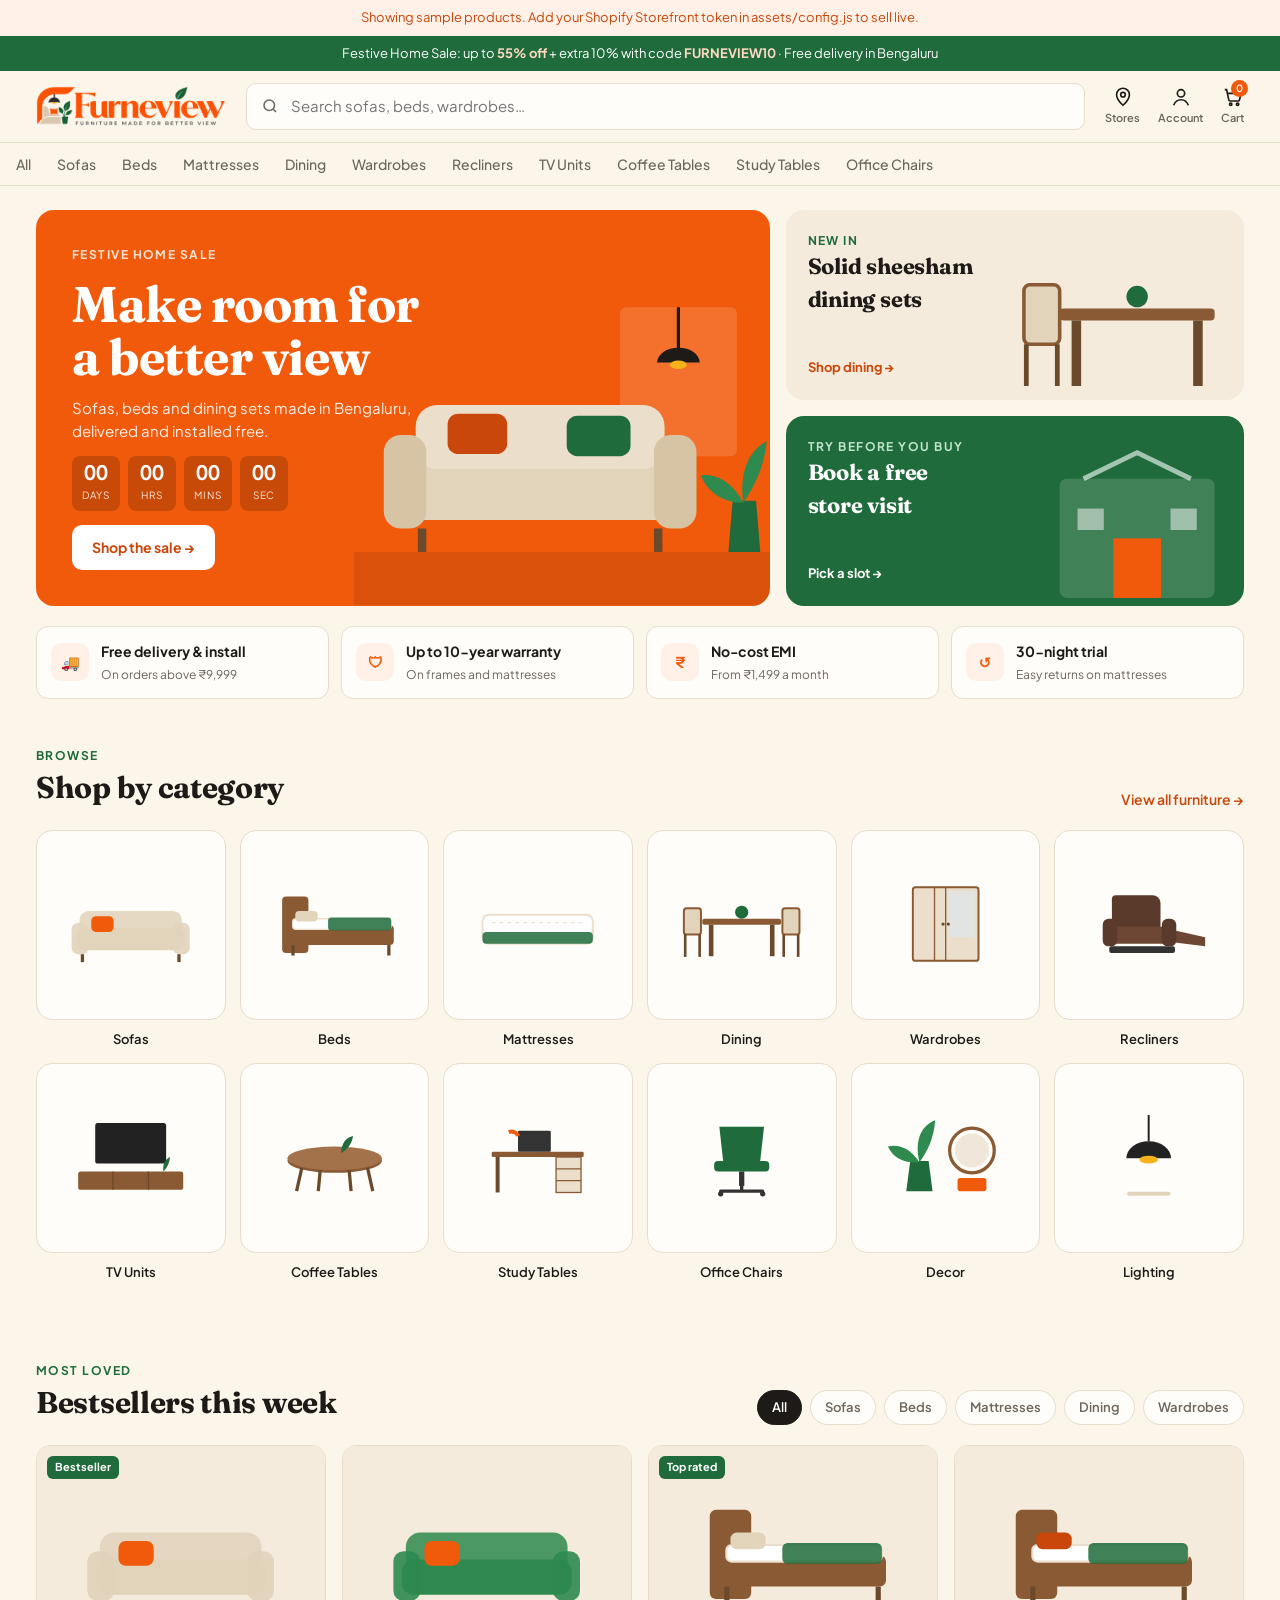
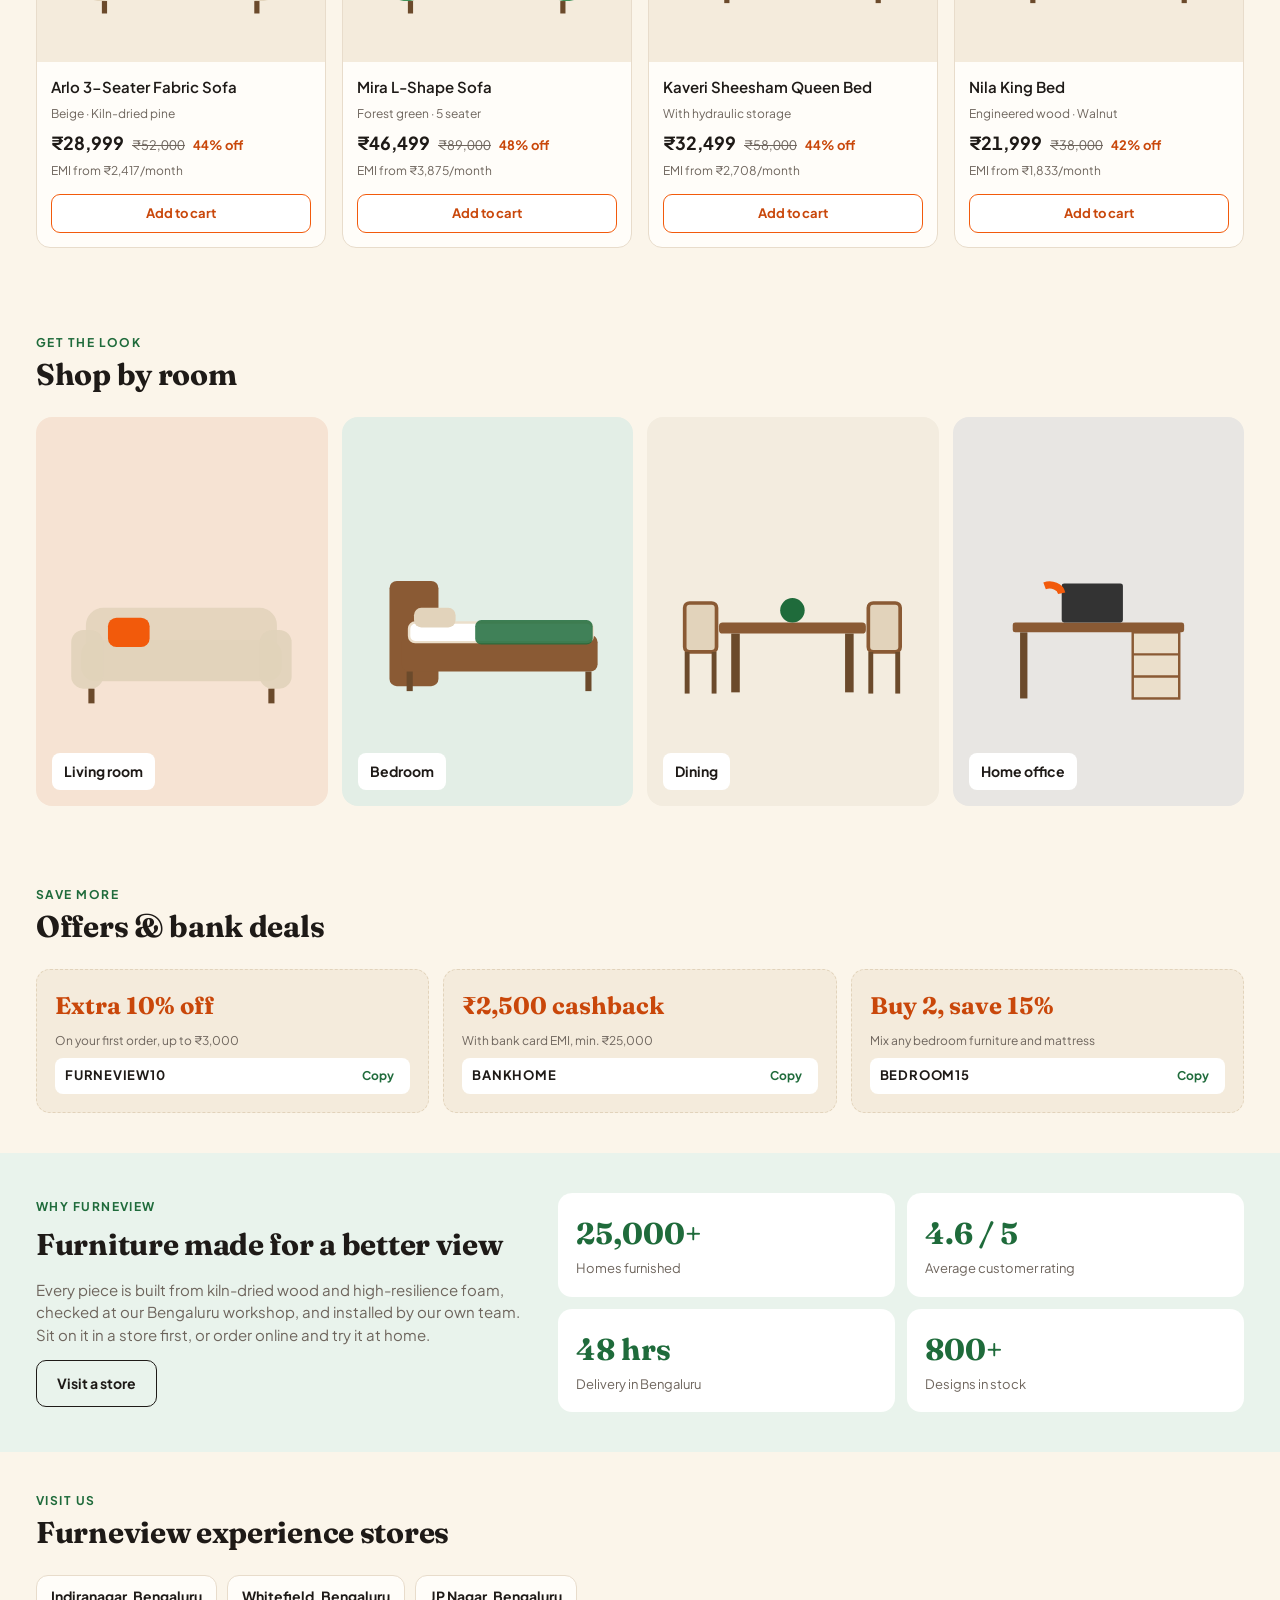
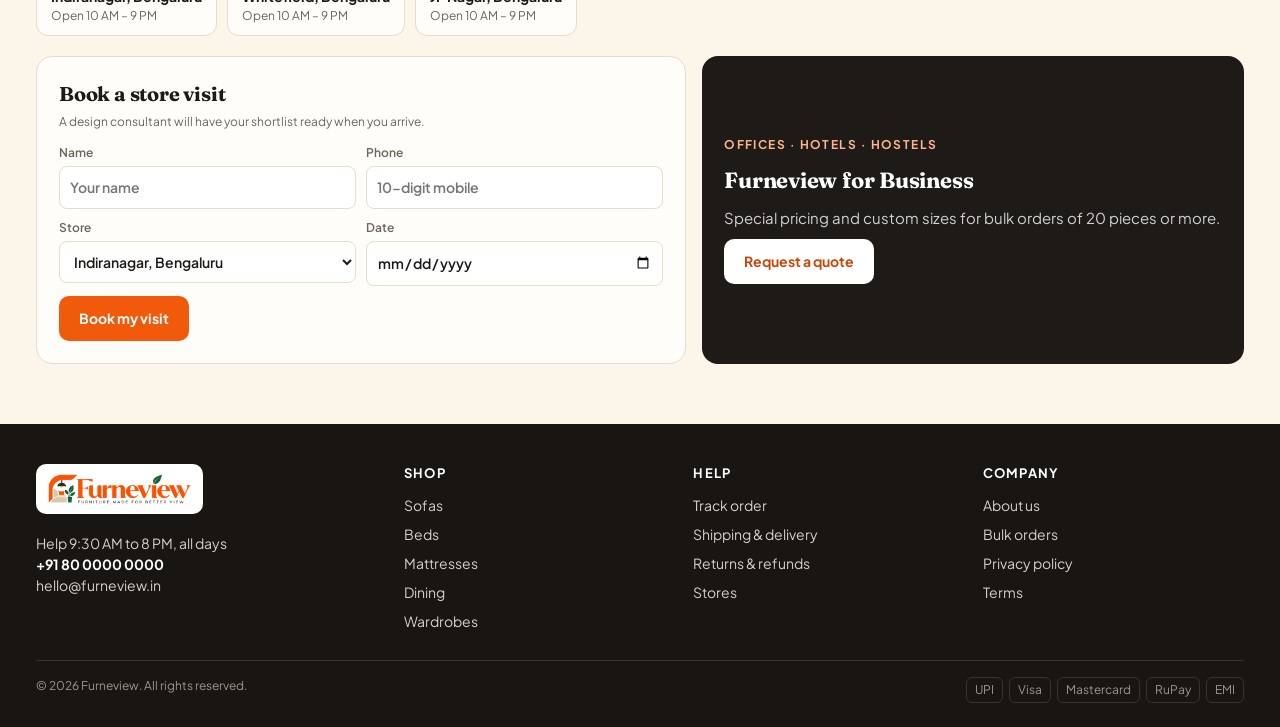
<file: index.html>
<!doctype html>
<html lang="en">
<head>
<title>Furneview · Furniture made for better view</title>
<meta name="description" content="Sofas, beds, dining sets and wardrobes delivered and installed free in Bengaluru. Shop online or visit a Furneview store.">
<meta charset="utf-8">
<meta name="viewport" content="width=device-width, initial-scale=1, viewport-fit=cover">
<link rel="icon" href="assets/logo.png">
<link rel="preconnect" href="https://fonts.googleapis.com"><link rel="preconnect" href="https://fonts.gstatic.com" crossorigin>
<link rel="stylesheet" href="https://fonts.googleapis.com/css2?family=Fraunces:opsz,wght@9..144,600;9..144,700&family=Plus+Jakarta+Sans:wght@400;500;600;700&display=swap">
<link rel="stylesheet" href="assets/style.css">
</head>
<body data-page="home">
<main>
<section class="hero"><div class="wrap">
  <div class="hero-grid">
    <div class="banner">
      <div class="txt">
        <span class="eyebrow">Festive Home Sale</span>
        <h1>Make room for a better view</h1>
        <p>Sofas, beds and dining sets made in Bengaluru, delivered and installed free.</p>
        <div class="clock" id="clock" aria-label="Sale ends in"></div>
        <a class="btn btn-light" href="#best">Shop the sale →</a>
      </div>
      <svg class="art" viewBox="0 0 400 300" aria-hidden="true">
        <rect x="250" y="20" width="110" height="140" rx="6" fill="#fff" opacity=".14"/>
        <path d="M305 20v40" stroke="#1E1A17" stroke-width="3"/><path d="M285 72a20 14 0 0 1 40 0z" fill="#1E1A17"/><ellipse cx="305" cy="74" rx="8" ry="4" fill="#F6B21A"/>
        <rect x="40" y="150" width="270" height="70" rx="22" fill="#E2D3BB"/><rect x="58" y="112" width="234" height="60" rx="20" fill="#EBDFCB"/>
        <rect x="28" y="140" width="40" height="88" rx="16" fill="#D7C4A5"/><rect x="282" y="140" width="40" height="88" rx="16" fill="#D7C4A5"/>
        <rect x="88" y="120" width="56" height="38" rx="10" fill="#C9470A"/><rect x="200" y="122" width="60" height="38" rx="10" fill="#1F6B3B"/>
        <rect x="60" y="228" width="8" height="22" fill="#6b4a2b"/><rect x="282" y="228" width="8" height="22" fill="#6b4a2b"/>
        <path d="M352 250h30l-4-48h-22z" fill="#1F6B3B"/><path d="M366 204c-4-30 6-50 22-58-2 22-10 40-22 58zm0 0c-10-20-26-28-40-26 6 16 22 26 40 26z" fill="#2E8A4E"/>
        <rect x="0" y="250" width="400" height="50" fill="#000" opacity=".1"/>
      </svg>
    </div>
    <div class="side">
      <a class="mini" href="shop.html?c=dining">
        <div><span class="eyebrow">New in</span><h3>Solid sheesham dining sets</h3></div>
        <span class="lnk">Shop dining →</span>
        <svg class="art" viewBox="0 0 200 140" aria-hidden="true"><rect x="40" y="60" width="130" height="10" rx="3" fill="#8A5A34"/><rect x="50" y="70" width="8" height="55" fill="#6b4a2b"/><rect x="152" y="70" width="8" height="55" fill="#6b4a2b"/><rect x="10" y="40" width="30" height="50" rx="5" fill="#E2D3BB" stroke="#8A5A34" stroke-width="3"/><rect x="10" y="90" width="4" height="35" fill="#6b4a2b"/><rect x="36" y="90" width="4" height="35" fill="#6b4a2b"/><circle cx="105" cy="50" r="9" fill="#1F6B3B"/></svg>
      </a>
      <a class="mini leaf" href="#visit">
        <div><span class="eyebrow">Try before you buy</span><h3>Book a free store visit</h3></div>
        <span class="lnk">Pick a slot →</span>
        <svg class="art" viewBox="0 0 200 140" aria-hidden="true"><rect x="40" y="30" width="130" height="100" rx="6" fill="#fff" opacity=".15"/><path d="M60 30l45-22 45 22" stroke="#fff" stroke-width="4" fill="none" opacity=".6"/><rect x="85" y="80" width="40" height="50" fill="#F25A0B"/><rect x="55" y="55" width="22" height="18" fill="#fff" opacity=".5"/><rect x="133" y="55" width="22" height="18" fill="#fff" opacity=".5"/></svg>
      </a>
    </div>
  </div>
  <div class="usps">
    <div class="usp"><span class="ic">🚚</span><div><b>Free delivery &amp; install</b><small>On orders above ₹9,999</small></div></div>
    <div class="usp"><span class="ic">🛡</span><div><b>Up to 10-year warranty</b><small>On frames and mattresses</small></div></div>
    <div class="usp"><span class="ic">₹</span><div><b>No-cost EMI</b><small>From ₹1,499 a month</small></div></div>
    <div class="usp"><span class="ic">↺</span><div><b>30-night trial</b><small>Easy returns on mattresses</small></div></div>
  </div>
</div></section>

<section><div class="wrap">
  <div class="sec-head"><div><span class="eyebrow">Browse</span><h2>Shop by category</h2></div><a href="shop.html">View all furniture →</a></div>
  <div class="cats" id="cats"></div>
</div></section>

<section id="best"><div class="wrap">
  <div class="sec-head"><div><span class="eyebrow">Most loved</span><h2>Bestsellers this week</h2></div><div class="tabs" id="tabs"></div></div>
  <div class="scroller" id="products"></div>
</div></section>

<section><div class="wrap">
  <div class="sec-head"><div><span class="eyebrow">Get the look</span><h2>Shop by room</h2></div></div>
  <div class="rooms" id="roomgrid"></div>
</div></section>

<section><div class="wrap">
  <div class="sec-head"><div><span class="eyebrow">Save more</span><h2>Offers &amp; bank deals</h2></div></div>
  <div class="offers" id="offers"></div>
</div></section>

<section class="why" id="why"><div class="wrap why-grid">
  <div>
    <span class="eyebrow">Why Furneview</span>
    <h2 style="margin-top:6px">Furniture made for a better view</h2>
    <p>Every piece is built from kiln-dried wood and high-resilience foam, checked at our Bengaluru workshop, and installed by our own team. Sit on it in a store first, or order online and try it at home.</p>
    <a class="btn btn-ghost" href="#stores">Visit a store</a>
  </div>
  <div class="stats">
    <div class="stat"><b>25,000+</b><span>Homes furnished</span></div>
    <div class="stat"><b>4.6 / 5</b><span>Average customer rating</span></div>
    <div class="stat"><b>48 hrs</b><span>Delivery in Bengaluru</span></div>
    <div class="stat"><b>800+</b><span>Designs in stock</span></div>
  </div>
</div></section>

<section id="stores"><div class="wrap">
  <div class="sec-head"><div><span class="eyebrow">Visit us</span><h2>Furneview experience stores</h2></div></div>
  <div class="cities" id="cities"></div>
  <div class="visit" id="visit">
    <div class="box">
      <h3 style="font-size:20px">Book a store visit</h3>
      <span class="meta">A design consultant will have your shortlist ready when you arrive.</span>
      <form class="vf" id="vform">
        <label for="vname">Name<input id="vname" required placeholder="Your name" autocomplete="name"></label>
        <label for="vphone">Phone<input id="vphone" required inputmode="tel" placeholder="10-digit mobile" autocomplete="tel"></label>
        <label for="vstore">Store<select id="vstore"></select></label>
        <label for="vdate">Date<input id="vdate" type="date"></label>
        <div class="full"><button class="btn btn-orange" type="submit">Book my visit</button> <span class="ok" id="vok" hidden></span></div>
      </form>
    </div>
    <div class="bulk">
      <span class="eyebrow">Offices · Hotels · Hostels</span>
      <h3 style="font-size:22px">Furneview for Business</h3>
      <p>Special pricing and custom sizes for bulk orders of 20 pieces or more.</p>
      <a class="btn btn-light" href="#visit">Request a quote</a>
    </div>
  </div>
</div></section>
</main>
<script src="assets/config.js"></script>
<script src="assets/app.js"></script>
</body>
</html>
</file>
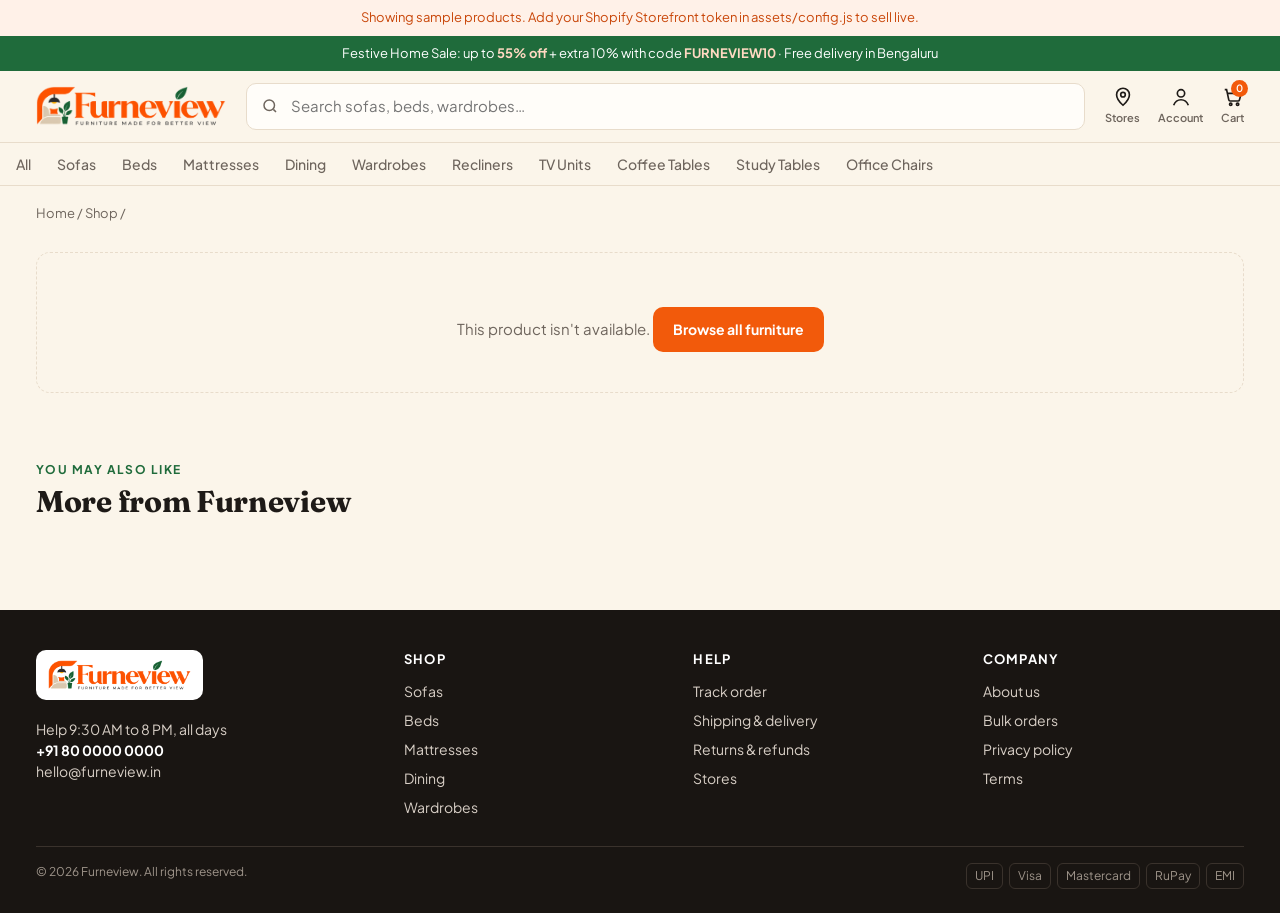
<file: product.html>
<!doctype html>
<html lang="en">
<head>
<title>Product · Furneview</title>
<meta charset="utf-8">
<meta name="viewport" content="width=device-width, initial-scale=1, viewport-fit=cover">
<link rel="icon" href="assets/logo.png">
<link rel="preconnect" href="https://fonts.googleapis.com"><link rel="preconnect" href="https://fonts.gstatic.com" crossorigin>
<link rel="stylesheet" href="https://fonts.googleapis.com/css2?family=Fraunces:opsz,wght@9..144,600;9..144,700&family=Plus+Jakarta+Sans:wght@400;500;600;700&display=swap">
<link rel="stylesheet" href="assets/style.css">
</head>
<body data-page="product">
<main>
  <div class="wrap crumbs"><a href="index.html">Home</a> / <a href="shop.html">Shop</a> / <span id="crumb"></span></div>
  <div class="wrap pdp" id="pdp"><div class="skel" style="aspect-ratio:1"></div><div class="skel"></div></div>
  <section><div class="wrap"><div class="sec-head"><div><span class="eyebrow">You may also like</span><h2>More from Furneview</h2></div></div><div class="scroller" id="related"></div></div></section>
</main>
<script src="assets/config.js"></script>
<script src="assets/app.js"></script>
</body>
</html>
</file>
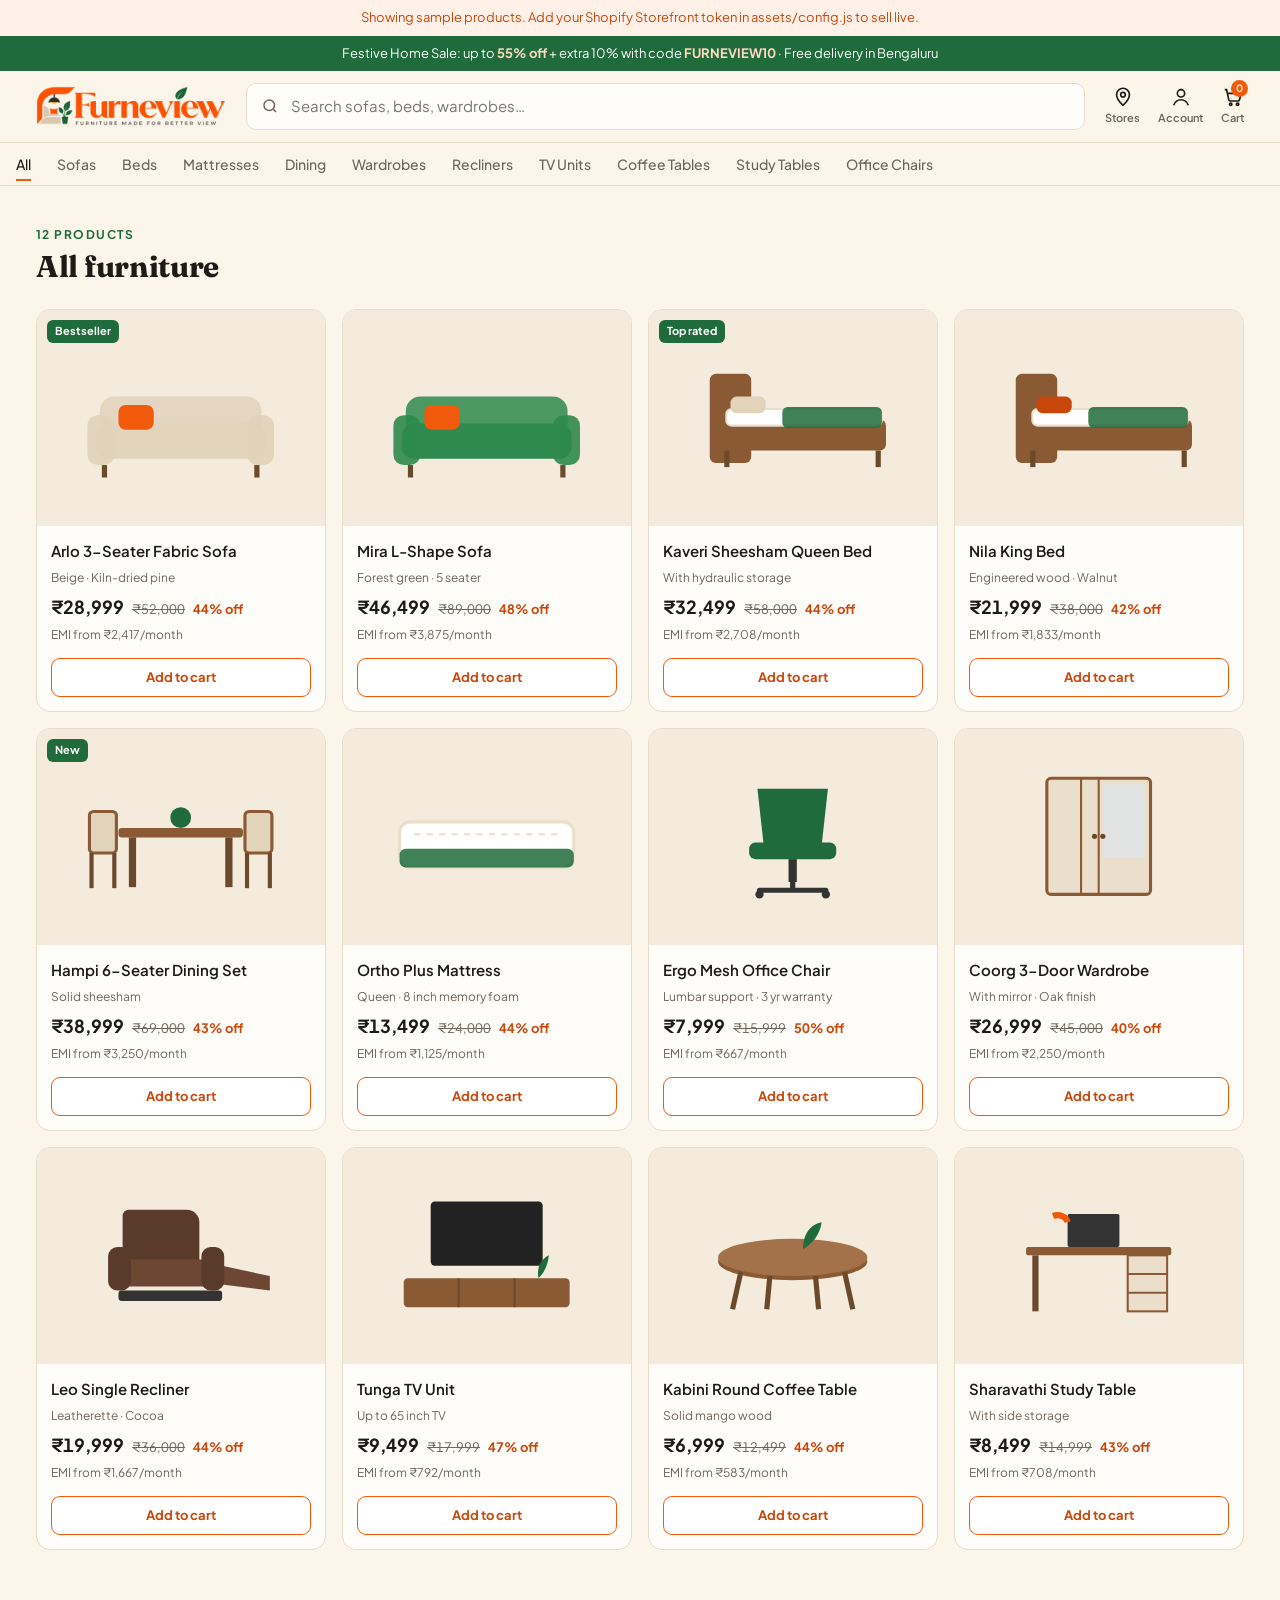
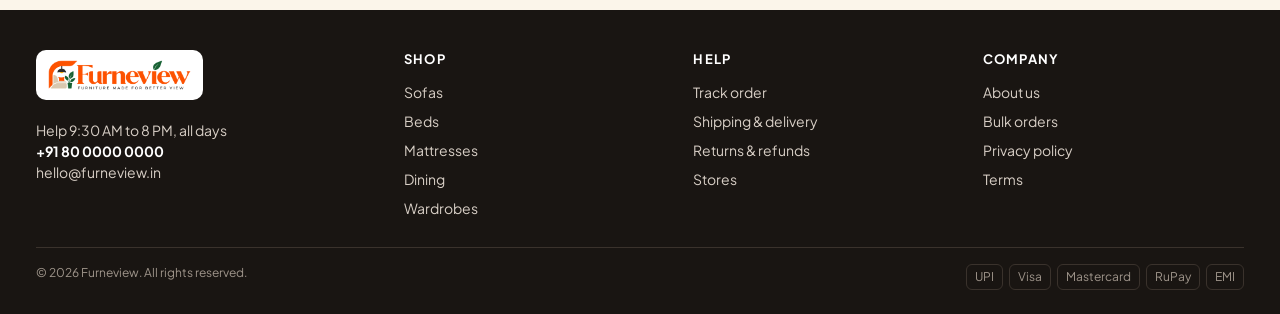
<file: shop.html>
<!doctype html>
<html lang="en">
<head>
<title>Shop · Furneview</title>
<meta charset="utf-8">
<meta name="viewport" content="width=device-width, initial-scale=1, viewport-fit=cover">
<link rel="icon" href="assets/logo.png">
<link rel="preconnect" href="https://fonts.googleapis.com"><link rel="preconnect" href="https://fonts.gstatic.com" crossorigin>
<link rel="stylesheet" href="https://fonts.googleapis.com/css2?family=Fraunces:opsz,wght@9..144,600;9..144,700&family=Plus+Jakarta+Sans:wght@400;500;600;700&display=swap">
<link rel="stylesheet" href="assets/style.css">
</head>
<body data-page="shop">
<main><section><div class="wrap">
  <div class="sec-head"><div><span class="eyebrow" id="count">&nbsp;</span><h2 id="title">All furniture</h2><p class="meta" id="sub"></p></div></div>
  <div class="grid" id="grid"></div>
</div></section></main>
<script src="assets/config.js"></script>
<script src="assets/app.js"></script>
</body>
</html>
</file>
<file: assets/style.css>
:root{
  --orange:#F25A0B; --orange-deep:#C9470A; --orange-tint:#FFF1E8;
  --leaf:#1F6B3B; --leaf-tint:#E9F3EC;
  --sand:#E2D3BB; --sand-soft:#F4EBDC;
  --ink:#1E1A17; --muted:#6E655D; --line:#E8DCCB; --bg:#FBF5EA; --panel:#F4EBDC; --card:#FFFDF9;
  --f-display:"Fraunces",Georgia,serif;
  --f-body:"Plus Jakarta Sans",system-ui,-apple-system,"Segoe UI",sans-serif;
  color-scheme:light;
}
*{box-sizing:border-box}
html{scroll-behavior:smooth}
body{margin:0;background:var(--bg);color:var(--ink);font-family:var(--f-body);font-size:15px;line-height:1.5}
img{max-width:100%;display:block}
a{color:inherit;text-decoration:none}
button{font:inherit;cursor:pointer}
:focus-visible{outline:2px solid var(--orange);outline-offset:2px}
[hidden]{display:none!important}
.wrap{max-width:1240px;margin:0 auto;padding-left:max(16px,env(safe-area-inset-left,0px));padding-right:max(16px,env(safe-area-inset-right,0px))}
h1,h2,h3{font-family:var(--f-display);text-wrap:balance;margin:0;letter-spacing:-.01em}
h2{font-size:clamp(22px,3vw,30px)}
p{margin:0}
.eyebrow{display:block;font-size:12px;font-weight:700;letter-spacing:.12em;text-transform:uppercase;color:var(--leaf)}
section{padding-block:40px}
.sec-head{display:flex;align-items:end;justify-content:space-between;gap:16px;margin-bottom:20px;flex-wrap:wrap}
.sec-head > a{font-weight:600;color:var(--orange-deep);font-size:14px}
.meta{font-size:12px;color:var(--muted)}

/* strip + header */
.strip{background:var(--leaf);color:#fff;font-size:13px;text-align:center}
.strip .wrap{padding-block:8px}
.strip b{color:#FFD9C2}
header.site{position:sticky;top:0;z-index:30;background:var(--bg);border-bottom:1px solid var(--line)}
.hbar{display:flex;align-items:center;gap:20px;padding-block:12px}
.logo img{height:40px;width:auto}
.search{flex:1;min-width:0;display:flex;align-items:center;gap:10px;background:var(--card);border:1px solid var(--line);border-radius:10px;padding:10px 14px;color:var(--muted)}
.search input{border:0;background:transparent;font:inherit;flex:1;min-width:0;outline:none;color:var(--ink)}
.hicons{display:flex;gap:18px;align-items:center}
.hicon{display:flex;flex-direction:column;align-items:center;font-size:11px;font-weight:600;color:var(--muted);gap:2px;position:relative;background:none;border:0;padding:0}
.hicon svg{width:22px;height:22px;stroke:var(--ink);fill:none}
.badge{position:absolute;top:-6px;right:-4px;background:var(--orange);color:#fff;border-radius:99px;font-size:10px;min-width:17px;height:17px;display:grid;place-items:center;padding:0 4px}
@media (max-width:760px){.hbar{flex-wrap:wrap}.search{order:3;flex-basis:100%}.hide-sm{display:none!important}.logo img{height:32px}}
.rail{overflow-x:auto;scrollbar-width:none;border-top:1px solid var(--line)}
.rail::-webkit-scrollbar{display:none}
.rail ul{display:flex;gap:26px;list-style:none;margin:0;padding-block:10px;white-space:nowrap}
.rail a{font-size:14px;font-weight:500;color:var(--muted);padding-block:6px;border-bottom:2px solid transparent}
.rail a:hover,.rail a.on{color:var(--ink);border-color:var(--orange)}

/* hero */
.hero{padding-block:24px 8px}
.hero-grid{display:grid;grid-template-columns:1.6fr 1fr;gap:16px}
.banner{border-radius:18px;overflow:hidden;position:relative;min-height:340px;background:var(--orange);color:#fff;display:flex}
.banner .txt{position:relative;z-index:2;padding:36px;display:flex;flex-direction:column;gap:14px;max-width:440px}
.banner .eyebrow{color:#FFE3D2}
.banner h1{font-size:clamp(30px,4.4vw,50px);line-height:1.05}
.banner p{opacity:.92;max-width:34ch}
.banner .art{position:absolute;right:-10px;bottom:0;width:58%;z-index:1}
.clock{display:flex;gap:8px;font-variant-numeric:tabular-nums}
.clock span{background:rgba(0,0,0,.18);border-radius:8px;padding:6px 8px;text-align:center;min-width:48px}
.clock b{display:block;font-size:20px;line-height:1}
.clock small{font-size:10px;letter-spacing:.08em;text-transform:uppercase;opacity:.85}
.btn{display:inline-flex;align-items:center;justify-content:center;gap:8px;border:0;border-radius:10px;padding:12px 20px;font-weight:700;font-size:14px;width:max-content}
.btn-light{background:#fff;color:var(--orange-deep)}
.btn-orange{background:var(--orange);color:#fff}
.btn-orange:disabled{opacity:.5;cursor:not-allowed}
.btn-ghost{background:transparent;border:1.5px solid var(--ink);color:var(--ink)}
.side{display:grid;grid-template-rows:1fr 1fr;gap:16px}
.mini{border-radius:18px;padding:22px;position:relative;overflow:hidden;display:flex;flex-direction:column;justify-content:space-between;gap:10px;background:var(--panel)}
.mini h3{font-size:22px;max-width:12ch;position:relative;z-index:2}
.mini .art{position:absolute;right:-6px;bottom:-4px;width:52%}
.mini.leaf{background:var(--leaf);color:#fff}
.mini.leaf .eyebrow{color:#BFE3CB}
.mini .lnk{font-weight:700;font-size:13px;position:relative;z-index:2;color:var(--orange-deep)}
.mini.leaf .lnk{color:#fff}
@media (max-width:860px){.hero-grid{grid-template-columns:1fr}.side{grid-template-columns:1fr 1fr;grid-template-rows:auto}.mini{min-height:170px}.banner{min-height:420px}.banner .art{width:80%}.banner .txt{padding:26px}}
@media (max-width:480px){.side{grid-template-columns:1fr}}
.usps{display:grid;grid-template-columns:repeat(4,1fr);gap:12px;margin-top:20px}
.usp{display:flex;gap:12px;align-items:center;padding:14px;border:1px solid var(--line);border-radius:12px;background:var(--card)}
.usp .ic{flex:none;width:38px;height:38px;border-radius:10px;background:var(--orange-tint);color:var(--orange);display:grid;place-items:center;font-weight:700}
.usp b{display:block;font-size:14px}.usp small{color:var(--muted);font-size:12px}
@media (max-width:860px){.usps{grid-template-columns:1fr 1fr}}

/* categories, rooms */
.cats{display:grid;grid-template-columns:repeat(6,1fr);gap:14px}
.cat{display:flex;flex-direction:column;align-items:center;gap:10px;text-align:center;font-weight:600;font-size:13px}
.cat .tile{width:100%;aspect-ratio:1;border-radius:16px;background:var(--card);border:1px solid var(--line);display:grid;place-items:center;transition:transform .2s,background .2s}
.cat .tile svg{width:70%}
.cat:hover .tile{transform:translateY(-3px);background:var(--orange-tint)}
@media (max-width:860px){.cats{grid-template-columns:repeat(4,1fr)}}
@media (max-width:520px){.cats{grid-template-columns:repeat(3,1fr)}}
.rooms{display:grid;grid-template-columns:repeat(4,1fr);gap:14px}
.room{border-radius:16px;overflow:hidden;position:relative;aspect-ratio:3/4;display:flex;align-items:flex-end;padding:16px}
.room svg{position:absolute;left:8%;right:8%;bottom:24%;width:84%}
.room span{position:relative;background:#fff;border-radius:8px;padding:8px 12px;font-weight:700;font-size:14px}
@media (max-width:860px){.rooms{grid-template-columns:1fr 1fr}}

/* products */
.tabs{display:flex;gap:8px;flex-wrap:wrap}
.tab{border:1px solid var(--line);background:var(--card);border-radius:99px;padding:7px 14px;font-size:13px;font-weight:600;color:var(--muted)}
.tab.on{background:var(--ink);border-color:var(--ink);color:#fff}
.scroller{display:grid;grid-auto-flow:column;grid-auto-columns:calc((100% - 48px)/4);gap:16px;overflow-x:auto;scroll-snap-type:x mandatory;padding-bottom:6px}
.scroller > *{scroll-snap-align:start;min-width:0}
@media (max-width:960px){.scroller{grid-auto-columns:calc((100% - 32px)/3)}}
@media (max-width:640px){.scroller{grid-auto-columns:72%}}
.grid{display:grid;grid-template-columns:repeat(4,1fr);gap:16px}
@media (max-width:960px){.grid{grid-template-columns:repeat(3,1fr)}}
@media (max-width:640px){.grid{grid-template-columns:1fr 1fr;gap:10px}}
.card{border:1px solid var(--line);border-radius:14px;overflow:hidden;display:flex;flex-direction:column;background:var(--card);min-width:0}
.card .img{aspect-ratio:4/3;background:var(--panel);display:grid;place-items:center;position:relative;overflow:hidden}
.card .img img{width:100%;height:100%;object-fit:cover}
.card .img svg{width:72%}
.tag{position:absolute;top:10px;left:10px;background:var(--leaf);color:#fff;font-size:11px;font-weight:700;padding:3px 8px;border-radius:6px}
.card .body{padding:14px;display:flex;flex-direction:column;gap:6px;flex:1}
.card h3{font-family:var(--f-body);font-size:15px;font-weight:600;letter-spacing:0}
.price{display:flex;gap:8px;align-items:baseline;flex-wrap:wrap;font-variant-numeric:tabular-nums;margin-top:auto}
.price b{font-size:18px}.price s{color:var(--muted);font-size:13px}.price em{font-style:normal;color:var(--orange-deep);font-weight:700;font-size:13px}
.emi{font-size:12px;color:var(--muted)}
.add{margin-top:8px;border:1.5px solid var(--orange);background:#fff;color:var(--orange-deep);border-radius:9px;padding:9px;font-weight:700;font-size:13px}
.add:hover{background:var(--orange);color:#fff}
.add:disabled{opacity:.5}
.empty{padding:40px;text-align:center;color:var(--muted);border:1px dashed var(--line);border-radius:14px;grid-column:1/-1}
.skel{background:linear-gradient(90deg,var(--panel),var(--card),var(--panel));background-size:200% 100%;animation:sk 1.2s infinite;border-radius:14px;min-height:300px}
@keyframes sk{to{background-position:-200% 0}}

/* offers, why, stores */
.offers{display:grid;grid-template-columns:repeat(3,1fr);gap:14px}
.offer{border:1.5px dashed var(--sand);border-radius:14px;padding:18px;display:flex;flex-direction:column;gap:8px;background:var(--panel)}
.offer b{font-family:var(--f-display);font-size:24px;color:var(--orange-deep)}
.code{display:flex;justify-content:space-between;align-items:center;gap:10px;background:#fff;border-radius:8px;padding:8px 10px;font-size:13px;font-weight:700;letter-spacing:.06em}
.code button{border:0;background:none;color:var(--leaf);font-weight:700;font-size:12px}
@media (max-width:760px){.offers{grid-template-columns:1fr}}
.why{background:var(--leaf-tint)}
.why-grid{display:grid;grid-template-columns:1fr 1.4fr;gap:32px;align-items:center}
.why-grid p{color:var(--muted);max-width:52ch;margin-block:12px 14px}
.stats{display:grid;grid-template-columns:1fr 1fr;gap:12px}
.stat{background:#fff;border-radius:14px;padding:18px}
.stat b{font-family:var(--f-display);font-size:30px;color:var(--leaf);display:block}
.stat span{font-size:13px;color:var(--muted)}
@media (max-width:860px){.why-grid{grid-template-columns:1fr}}
.cities{display:flex;gap:10px;flex-wrap:wrap}
.city{border:1px solid var(--line);background:var(--card);border-radius:12px;padding:10px 14px;display:flex;flex-direction:column;min-width:130px}
.city b{font-size:14px}.city small{color:var(--muted);font-size:12px}
.visit{margin-top:20px;display:grid;grid-template-columns:1.2fr 1fr;gap:16px}
.box{border-radius:16px;padding:22px;background:var(--card);border:1px solid var(--line)}
form.vf{display:grid;grid-template-columns:1fr 1fr;gap:10px;margin-top:12px}
.vf label,.field{display:flex;flex-direction:column;gap:4px;font-size:12px;font-weight:600;color:var(--muted)}
.vf input,.vf select,.field select,.qty input{font:inherit;font-size:14px;padding:10px;border:1px solid var(--line);border-radius:8px;background:#fff;color:var(--ink);min-width:0}
.vf .full{grid-column:1/-1}
.ok{color:var(--leaf);font-weight:700;font-size:14px}
.bulk{border-radius:16px;padding:22px;background:var(--ink);color:#fff;display:flex;flex-direction:column;gap:10px;justify-content:center}
.bulk .eyebrow{color:#FFB48A}.bulk p{opacity:.8}
@media (max-width:860px){.visit{grid-template-columns:1fr}}
@media (max-width:420px){form.vf{grid-template-columns:1fr}}

/* product page */
.pdp{display:grid;grid-template-columns:1.1fr 1fr;gap:32px;padding-block:28px}
.gallery{display:flex;flex-direction:column;gap:10px;min-width:0}
.gallery .main{aspect-ratio:1;border-radius:16px;overflow:hidden;background:var(--panel);display:grid;place-items:center}
.gallery .main img{width:100%;height:100%;object-fit:cover}
.gallery .main svg{width:75%}
.thumbs{display:flex;gap:8px;overflow-x:auto}
.thumbs button{flex:none;width:72px;height:72px;border-radius:10px;overflow:hidden;border:2px solid transparent;padding:0;background:var(--panel)}
.thumbs button.on{border-color:var(--orange)}
.thumbs img{width:100%;height:100%;object-fit:cover}
.info{display:flex;flex-direction:column;gap:14px;min-width:0}
.info h1{font-size:clamp(26px,3.4vw,38px)}
.info .price b{font-size:28px}
.desc{color:var(--muted);line-height:1.7}
.desc p{margin-bottom:10px}
.buyrow{display:flex;gap:10px;align-items:end;flex-wrap:wrap}
.qty{display:flex;align-items:center;border:1px solid var(--line);border-radius:10px;background:#fff}
.qty button{border:0;background:none;width:40px;height:44px;font-size:18px}
.qty input{border:0;width:44px;text-align:center;padding:0}
.perks{display:grid;gap:8px;font-size:14px;border-top:1px solid var(--line);padding-top:14px}
.crumbs{font-size:13px;color:var(--muted);padding-top:18px}
.crumbs a:hover{color:var(--ink)}
@media (max-width:860px){.pdp{grid-template-columns:1fr}}

/* cart drawer */
.scrim{position:fixed;inset:0;background:rgba(30,26,23,.45);z-index:60}
.drawer{position:fixed;top:0;right:0;bottom:0;width:min(420px,100%);background:var(--bg);z-index:61;display:flex;flex-direction:column;box-shadow:-10px 0 30px rgba(0,0,0,.15);padding-bottom:env(safe-area-inset-bottom,0px)}
.drawer header{display:flex;justify-content:space-between;align-items:center;padding:18px 20px;border-bottom:1px solid var(--line)}
.drawer header h3{font-size:22px}
.drawer .x{border:0;background:none;font-size:26px;line-height:1}
.lines{flex:1;overflow-y:auto;padding:12px 20px;display:flex;flex-direction:column;gap:14px}
.line{display:grid;grid-template-columns:72px 1fr auto;gap:12px;align-items:start}
.line .thumb{width:72px;height:72px;border-radius:10px;overflow:hidden;background:var(--panel);display:grid;place-items:center}
.line .thumb img{width:100%;height:100%;object-fit:cover}
.line b{font-size:14px;display:block}
.line .ctrl{display:flex;align-items:center;gap:8px;margin-top:6px}
.line .ctrl button{width:28px;height:28px;border-radius:8px;border:1px solid var(--line);background:#fff}
.line .rm{border:0;background:none;color:var(--muted);font-size:12px;text-decoration:underline;padding:0}
.drawer footer{border-top:1px solid var(--line);padding:16px 20px;display:flex;flex-direction:column;gap:10px}
.drawer footer .tot{display:flex;justify-content:space-between;font-weight:700;font-size:17px}
.drawer footer .btn{width:100%}
.note{font-size:12px;color:var(--muted)}

footer.site{background:#191512;color:#D8CFC6;margin-top:20px}
footer.site .wrap{padding-block:40px 24px}
.fgrid{display:grid;grid-template-columns:1.3fr repeat(3,1fr);gap:28px}
.fgrid h4{color:#fff;font-size:13px;letter-spacing:.1em;text-transform:uppercase;margin:0 0 12px}
.fgrid ul{list-style:none;margin:0;padding:0;display:grid;gap:8px;font-size:14px}
.fgrid a:hover{color:#fff}
.flogo{background:#fff;border-radius:10px;padding:10px 12px;display:inline-block}
.flogo img{height:30px}
.fine{border-top:1px solid #3a322c;margin-top:28px;padding-top:16px;font-size:12px;display:flex;justify-content:space-between;gap:12px;flex-wrap:wrap;color:#9E948A}
.pay{display:flex;gap:6px;flex-wrap:wrap}.pay span{border:1px solid #3a322c;border-radius:6px;padding:3px 8px}
@media (max-width:760px){.fgrid{grid-template-columns:1fr 1fr}}
.wa{position:fixed;right:calc(18px + env(safe-area-inset-right,0px));bottom:calc(18px + env(safe-area-inset-bottom,0px));z-index:40;background:var(--leaf);color:#fff;border-radius:99px;padding:12px 16px;font-weight:700;font-size:13px;display:flex;gap:8px;align-items:center;box-shadow:0 6px 18px rgba(31,107,59,.35)}
.toast{position:fixed;left:50%;transform:translateX(-50%);bottom:calc(80px + env(safe-area-inset-bottom,0px));background:var(--ink);color:#fff;padding:10px 16px;border-radius:10px;font-size:13px;z-index:80}
.demo{background:var(--orange-tint);color:var(--orange-deep);font-size:13px;text-align:center;padding:8px 16px}
@media (prefers-reduced-motion:reduce){*{transition:none!important;animation:none!important;scroll-behavior:auto!important}}
</file>
